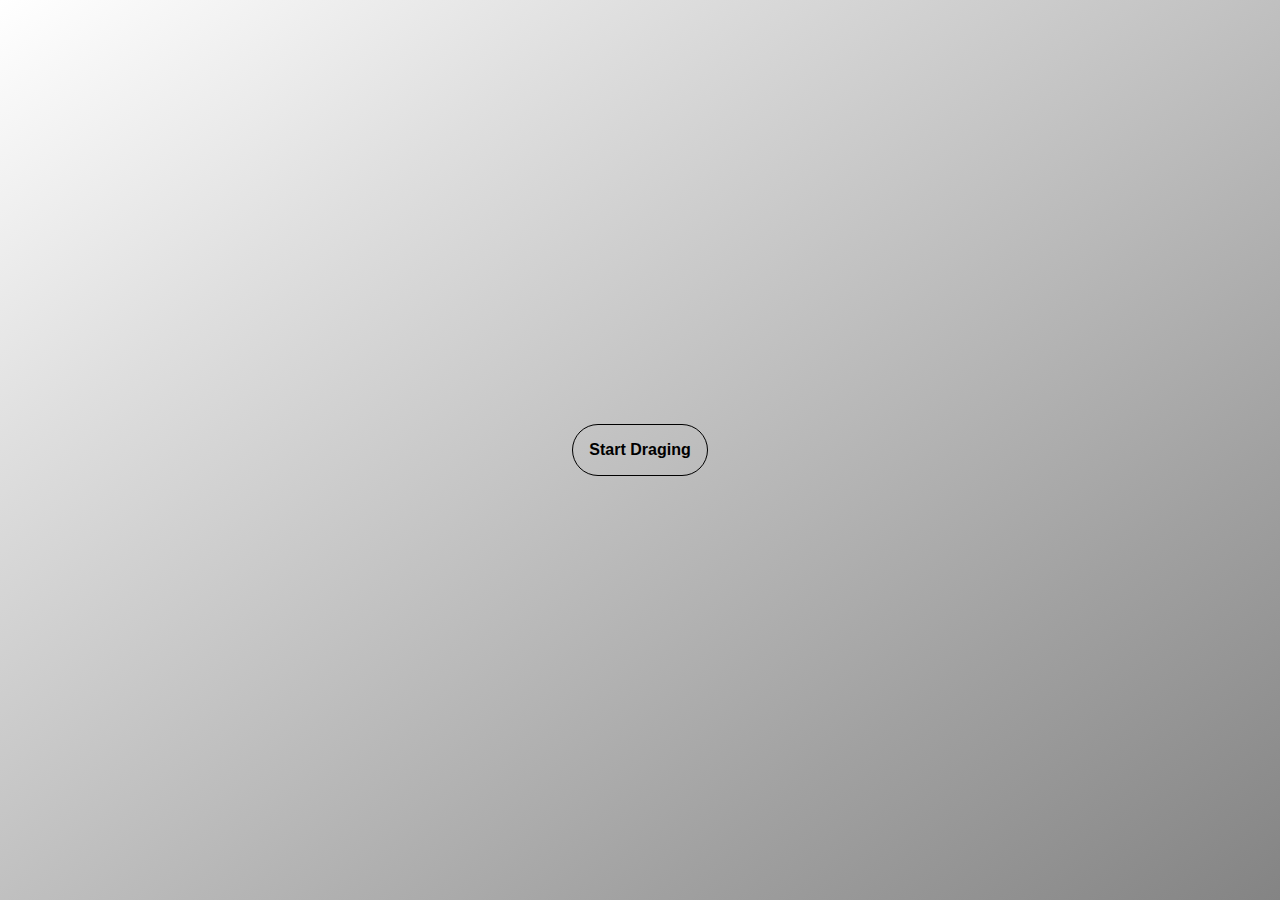
<file: index.html>
<!DOCTYPE html>
<html lang="en">
  <head>
    <meta charset="UTF-8" />
    <meta name="viewport" content="width=device-width, initial-scale=1.0" />
    <title>Drag-Drop</title>
    <link rel="stylesheet" href="./style.css" />
  </head>
  <body>
    <div>
      <a href="./dragdrop/index.html" target="_self" class="container"
        >Start Draging</a
      >
    </div>
  </body>
</html>
</file>
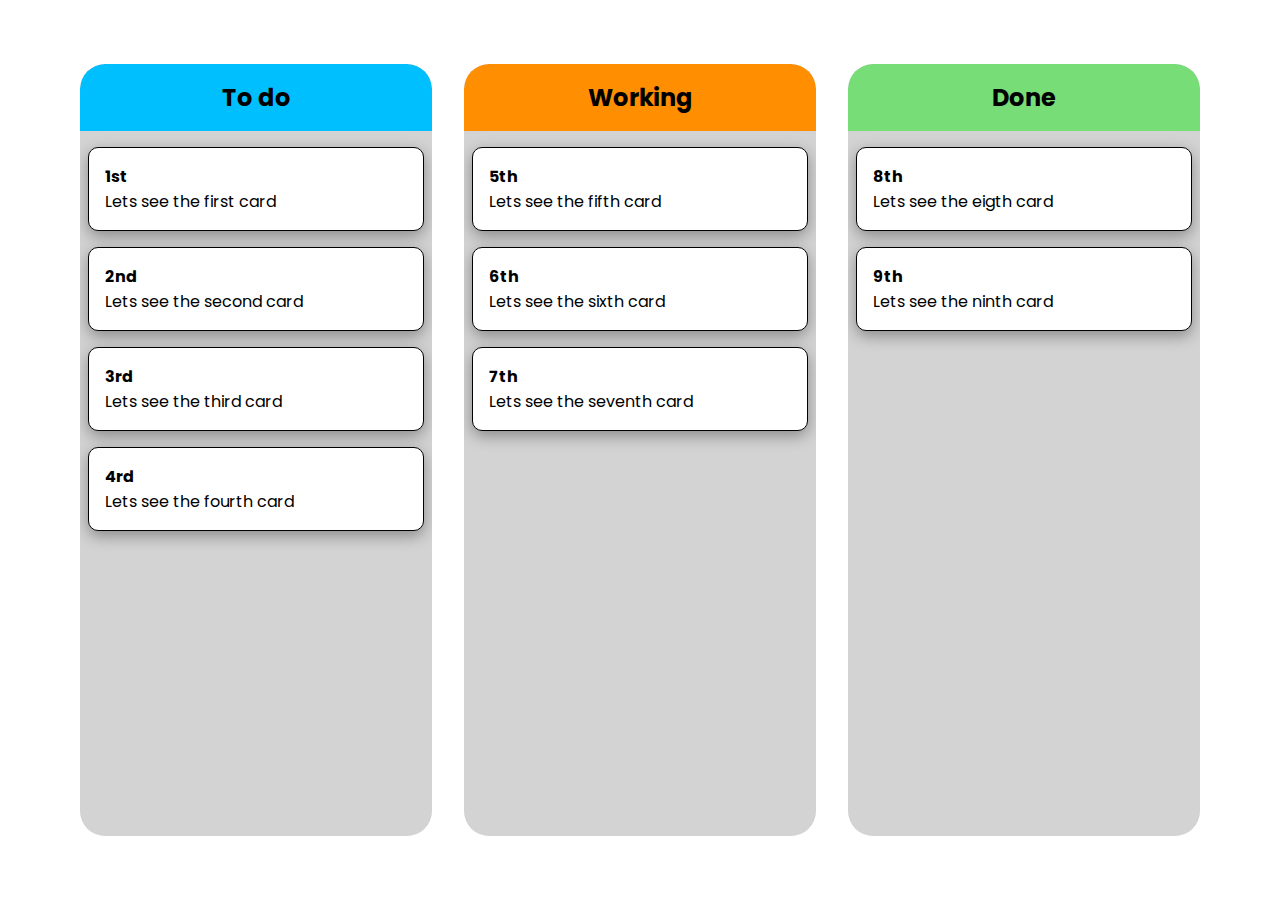
<file: dragdrop/index.html>
<!DOCTYPE html>
<html lang="en">
  <head>
    <meta charset="UTF-8" />
    <meta name="viewport" content="width=device-width, initial-scale=1.0" />
    <title>Document</title>
    <link rel="preconnect" href="https://fonts.googleapis.com" />
    <link rel="preconnect" href="https://fonts.gstatic.com" crossorigin />
    <link
      href="https://fonts.googleapis.com/css2?family=Poppins:ital,wght@0,100;0,200;0,300;0,400;0,500;0,600;0,700;0,800;0,900;1,100;1,200;1,300;1,400;1,500;1,600;1,700;1,800;1,900&display=swap"
      rel="stylesheet"
    />
    <link rel="stylesheet" href="./style.css" />
  </head>
  <body>
    <div id="main">
      <div class="list">
        <h2 class="heading1">To do</h2>
        <div class="drag">
          <div class="card" draggable="true">
            <div class="title">1st</div>
            <div class="description">Lets see the first card</div>
          </div>

          <div class="card" draggable="true">
            <div class="title">2nd</div>
            <div class="description">Lets see the second card</div>
          </div>

          <div class="card" draggable="true">
            <div class="title">3rd</div>
            <div class="description">Lets see the third card</div>
          </div>

          <div class="card" draggable="true">
            <div class="title">4rd</div>
            <div class="description">Lets see the fourth card</div>
          </div>
        </div>
      </div>
      <div class="list">
        <h2 class="heading2">Working</h2>
        <div class="drag">
          <div class="card" draggable="true">
            <div class="title">5th</div>
            <div class="description">Lets see the fifth card</div>
          </div>

          <div class="card" draggable="true">
            <div class="title">6th</div>
            <div class="description">Lets see the sixth card</div>
          </div>

          <div class="card" draggable="true">
            <div class="title">7th</div>
            <div class="description">Lets see the seventh card</div>
          </div>
        </div>
      </div>
      <div class="list">
        <h2 class="heading3">Done</h2>
        <div class="drag">
          <div class="card" draggable="true">
            <div class="title">8th</div>
            <div class="description">Lets see the eigth card</div>
          </div>

          <div class="card" draggable="true">
            <div class="title">9th</div>
            <div class="description">Lets see the ninth card</div>
          </div>
        </div>
      </div>
    </div>
    <script src="./script.js"></script>
  </body>
</html>
</file>
<file: style.css>
@import url("https://fonts.googleapis.com/css?family=Roboto:300");
html,
body {
  height: 100%;
  width: 100%;
  margin: 0;
}
body {
  display: flex;
  justify-content: center;
  align-items: center;
  background-image: linear-gradient(
    to right bottom,
    #ffffff,
    #dfdfdf,
    #c0c0c0,
    #a1a1a1,
    #848484
  );
}
a {
  display: inline-block;
  color: lightgrey;
  font-size: 16px;
  font-family: "Roboto", sans-serif;
  white-space: nowrap;
  padding: 16px;
  border: 1px solid black;
  border-radius: 30px;
  text-decoration: none;
  transition: all 0.15s ease-in-out;
}

a:hover {
  background: rgba(0, 0, 0, 0.23);
  color: black;
  transform: scale(1.03);
  text-decoration: none;
}
a:active {
  transform: scale(0.98);
}

.container {
  color: black;
  font-family: "Inter", sans-serif;
  font-optical-sizing: auto;
  font-weight: 600;
  font-style: normal;
}
</file>
<file: dragdrop/style.css>
body,
html {
  width: 100vw;
  height: 100vh;
  margin: 0;
  font-family: "Poppins", sans-serif;
  font-weight: 400;
  font-style: normal;
}

#main {
  height: 100vh;
  width: 100vw;
  background-color: #ffffff;
  float: left;
  display: flex;
  flex-direction: row;
  padding: 4rem;
  box-sizing: border-box;
  justify-content: space-between;
}

.list {
  width: 33%;
  background-color: #d3d3d3;
  border-radius: 25px;
  margin: 0rem 1rem;
  overflow: scroll;
}

h2 {
  text-align: center;
}

.heading1 {
  background-color: #00bfff;
  margin: 0;
  padding: 1rem;
  border-radius: 25px 25px 0px 0px;
}

.heading2 {
  background-color: #ff8f00;
  margin: 0;
  padding: 1rem;
  border-radius: 25px 25px 0px 0px;
}

.heading3 {
  background-color: #77dd77;
  margin: 0;
  padding: 1rem;
  border-radius: 25px 25px 0px 0px;
}

.card {
  border: 1px solid black;
  margin: 1rem 0.5rem;
  padding: 1rem;
  background-color: #ffffff;
  border-radius: 10px;
  box-shadow: rgba(0, 0, 0, 0.35) 0px 5px 15px;
}

.card.dragging {
  opacity: 0.4;
}

.title {
  font-weight: bold;
}
</file>
